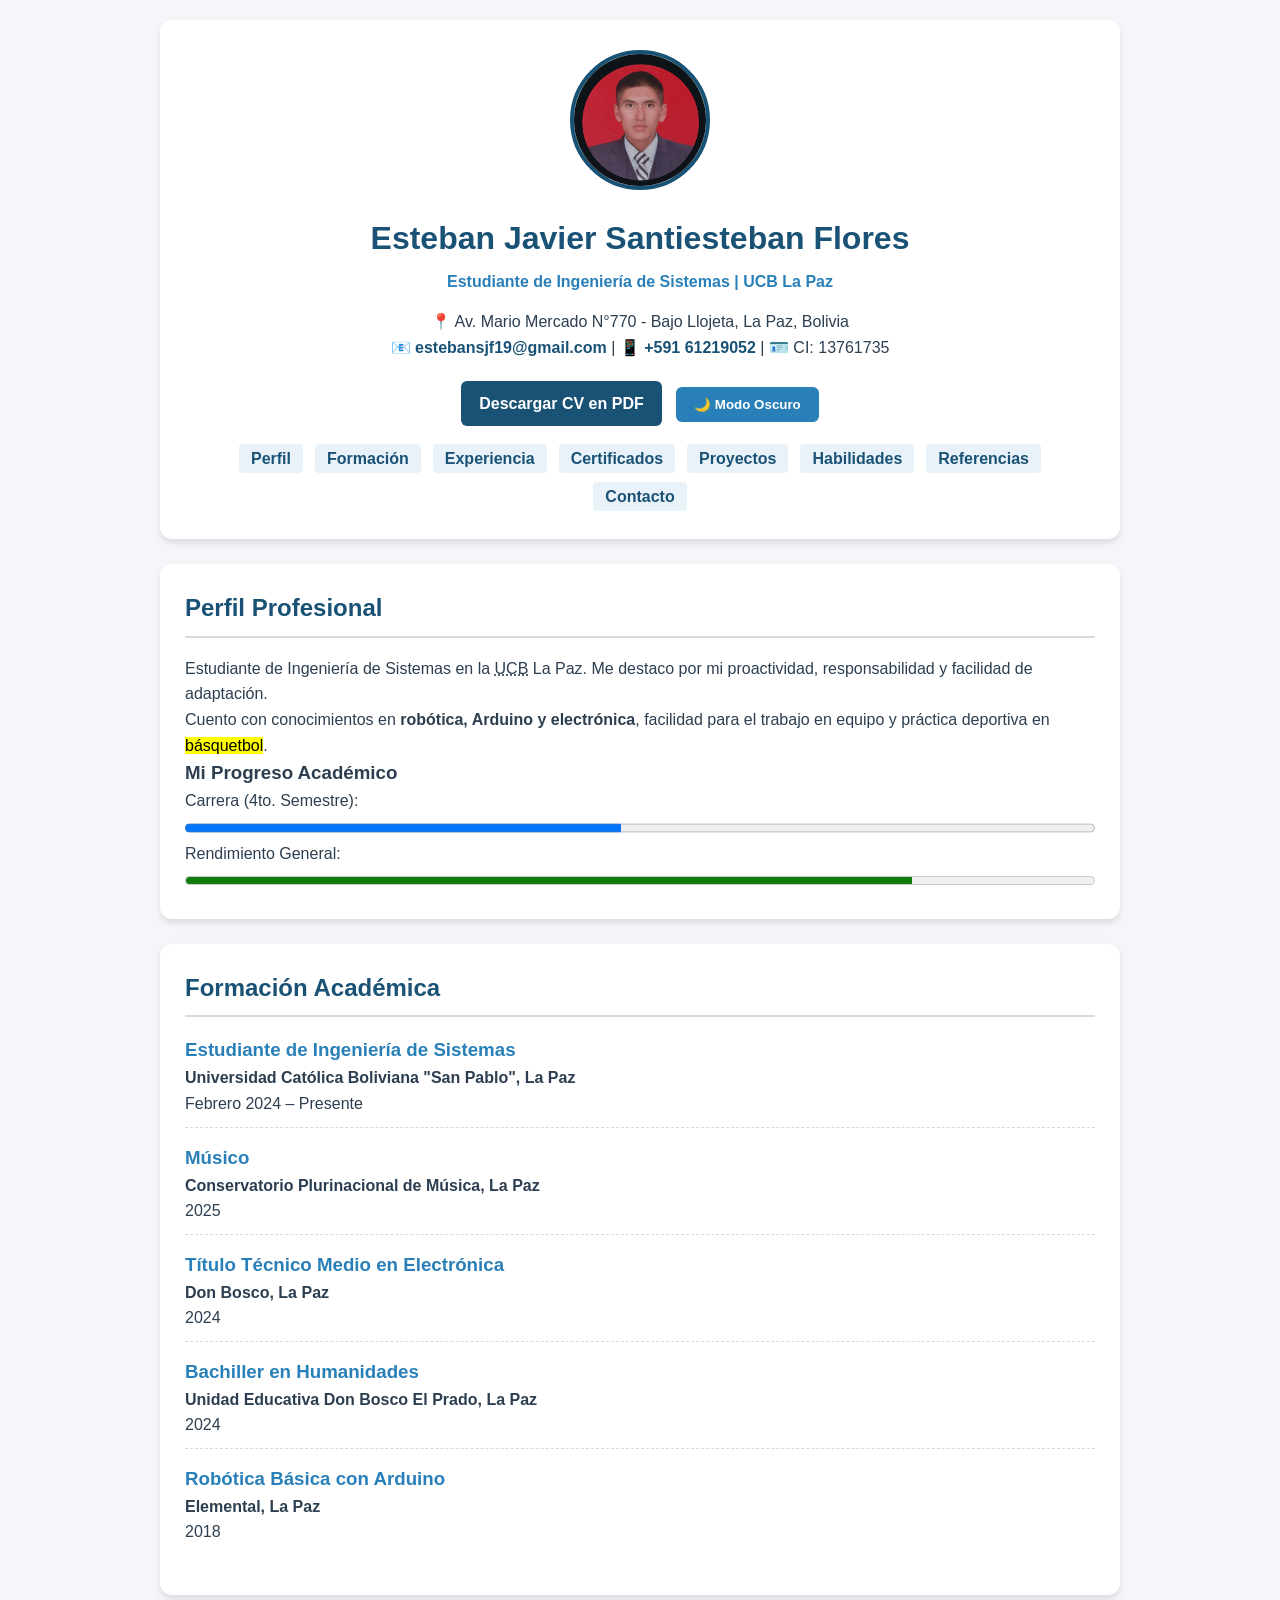
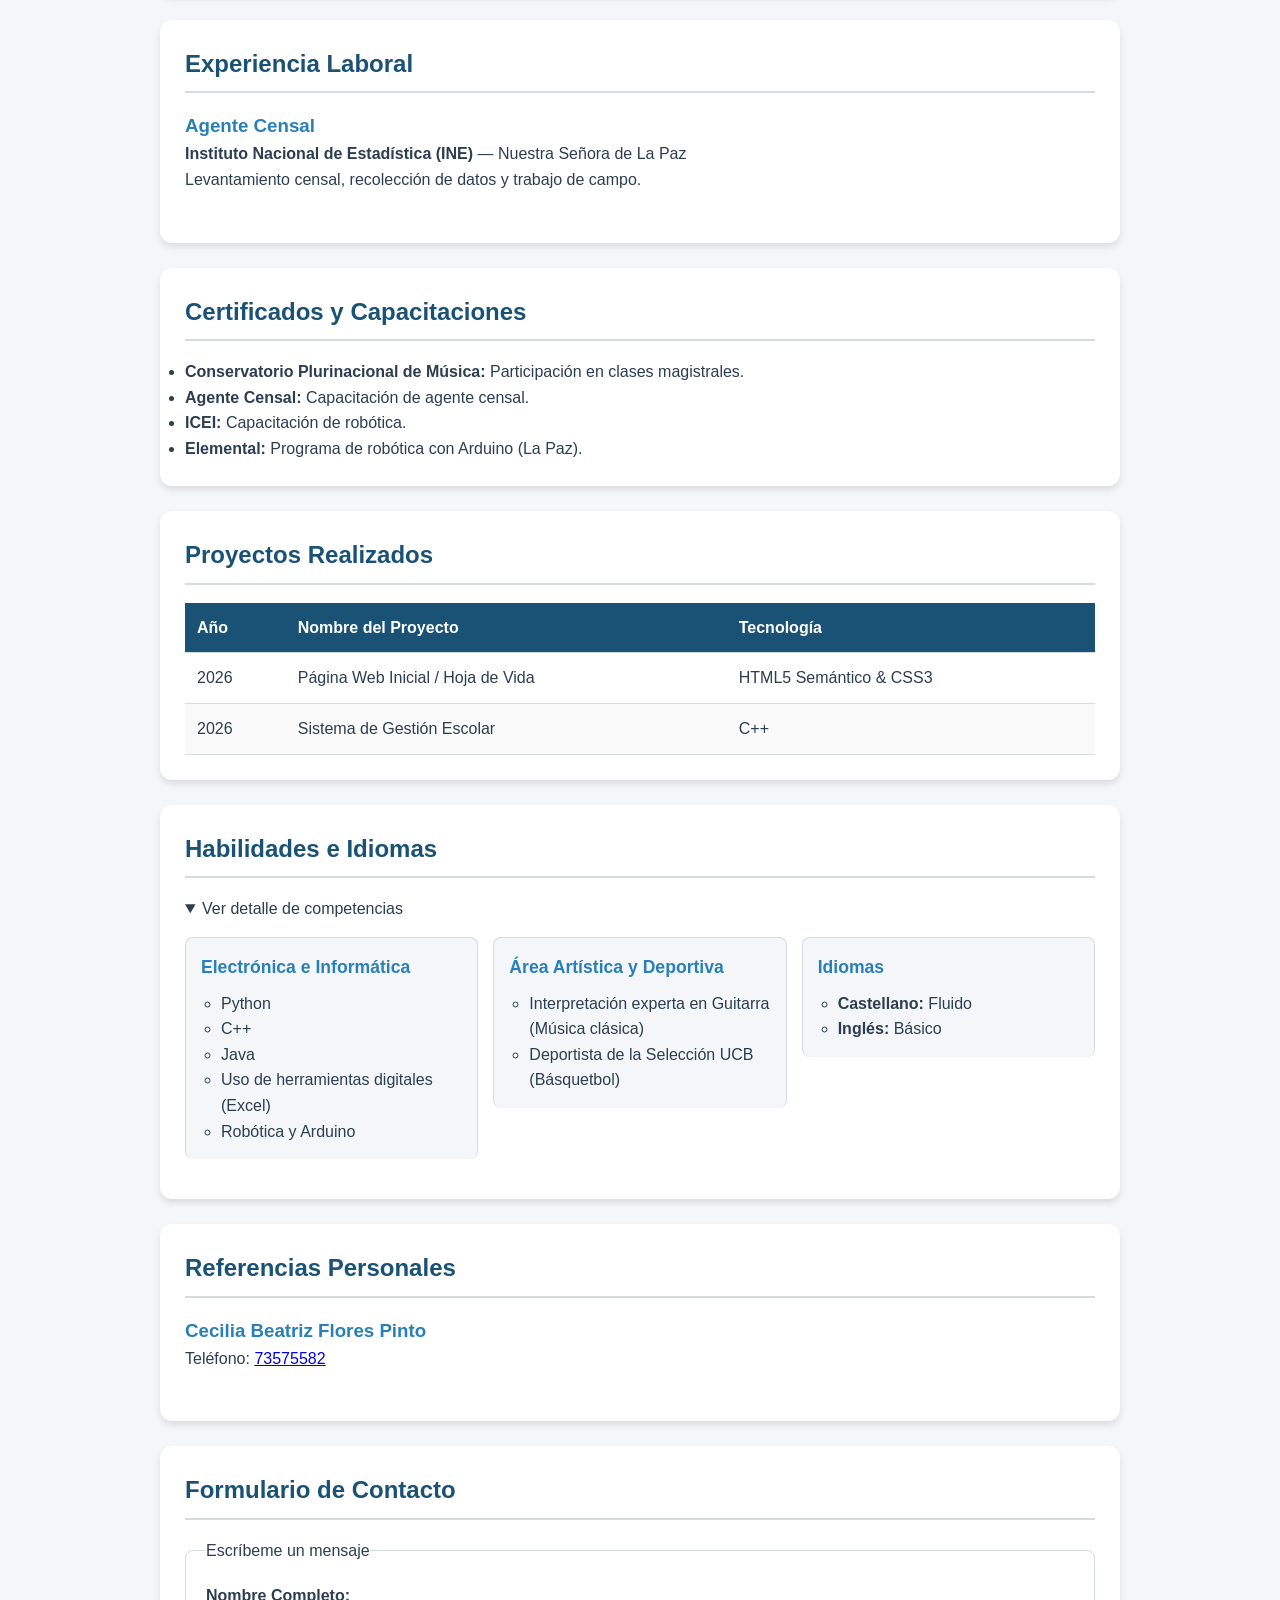
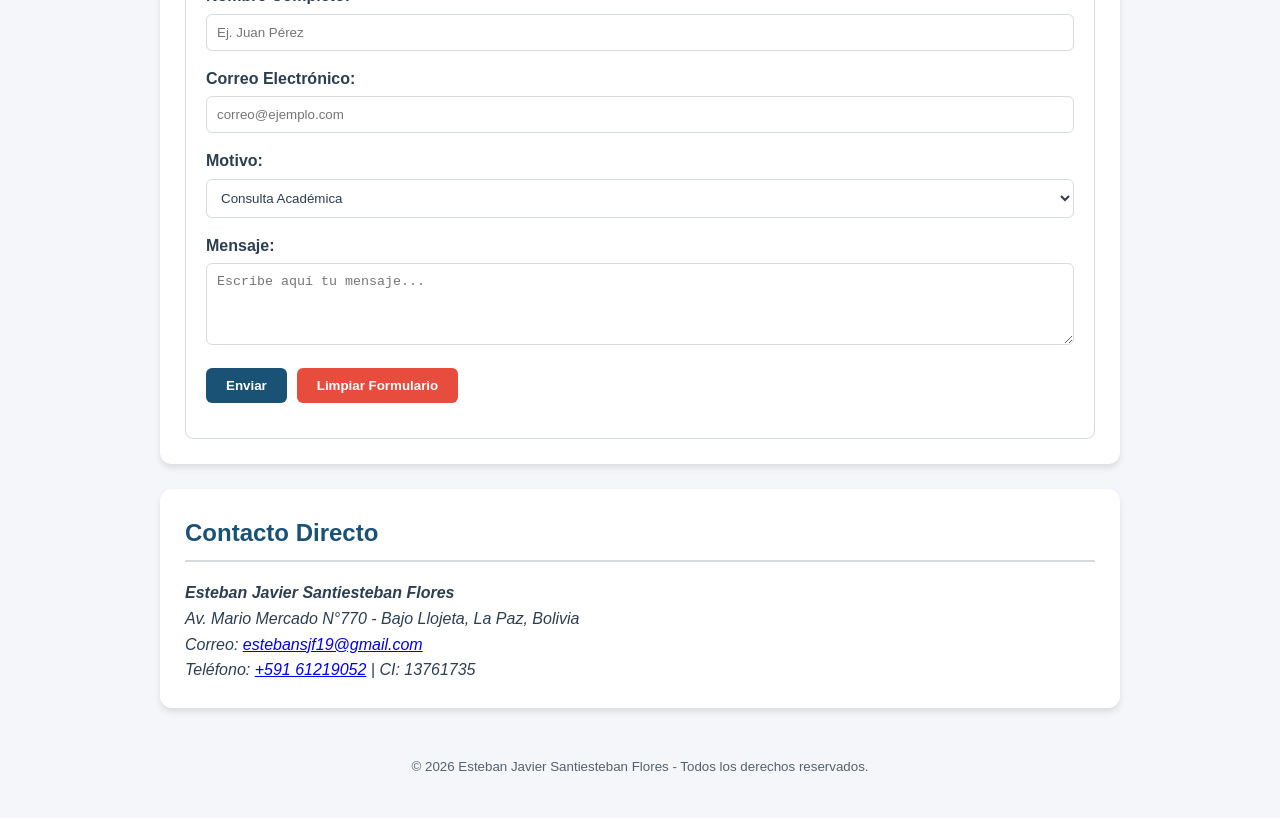
<file: index.html>
<!DOCTYPE html>
<html lang="es">
<head>
    <meta charset="UTF-8">
    <meta name="viewport" content="width=device-width, initial-scale=1.0">
    <title>Hoja de Vida - Esteban Javier Santiesteban Flores</title>
    <link rel="stylesheet" href="css/styles.css">
</head>
<body>
    <header>
        <img src="assets/images/imagenFoto.png" alt="Fotografía de Esteban Santiesteban" class="foto-perfil">
        <h1>Esteban Javier Santiesteban Flores</h1>
        <p class="subtitulo">Estudiante de Ingeniería de Sistemas | UCB La Paz</p>

        <address class="datos-contacto">
            📍 Av. Mario Mercado N°770 - Bajo Llojeta, La Paz, Bolivia<br>
            📧 <a href="mailto:estebansjf19@gmail.com">estebansjf19@gmail.com</a> | 
            📱 <a href="tel:+59161219052">+591 61219052</a> | 
            🪪 CI: 13761735
        </address>

        <p class="acciones-header">
            <a href="assets/CV_Esteban_Santiesteban.pdf" download="CV_Esteban_Santiesteban.pdf" class="btn-download">
                Descargar CV en PDF
            </a>
            <button id="btn-tema" type="button">🌙 Modo Oscuro</button>
        </p>

        <nav>
            <ul>
                <li><a href="#perfil">Perfil</a></li>
                <li><a href="#formacion">Formación</a></li>
                <li><a href="#experiencia">Experiencia</a></li>
                <li><a href="#certificados">Certificados</a></li>
                <li><a href="#proyectos">Proyectos</a></li>
                <li><a href="#habilidades">Habilidades</a></li>
                <li><a href="#referencias">Referencias</a></li>
                <li><a href="#contacto-form">Contacto</a></li>
            </ul>
        </nav>
    </header>
    <main>
        <section id="perfil">
            <h2>Perfil Profesional</h2>
            <p>
                Estudiante de Ingeniería de Sistemas en la <abbr title="Universidad Católica Boliviana">UCB</abbr> La Paz. 
                Me destaco por mi proactividad, responsabilidad y facilidad de adaptación.
            </p>
            <p>
                Cuento con conocimientos en <strong>robótica, Arduino y electrónica</strong>, facilidad para el trabajo en equipo y práctica deportiva en <mark>básquetbol</mark>.
            </p>

            <h3>Mi Progreso Académico</h3>
            <p>
                Carrera (4to. Semestre): 
                <progress value="48" max="100">48%</progress>
            </p>
            <p>
                Rendimiento General: 
                <meter value="80" min="0" max="100">80%</meter>
            </p>
        </section>
        <section id="formacion">
            <h2>Formación Académica</h2>

            <article>
                <h3>Estudiante de Ingeniería de Sistemas</h3>
                <p><strong>Universidad Católica Boliviana "San Pablo", La Paz</strong></p>
                <p>Febrero 2024 – Presente</p>
            </article>

            <article>
                <h3>Músico</h3>
                <p><strong>Conservatorio Plurinacional de Música, La Paz</strong></p>
                <p>2025</p>
            </article>

            <article>
                <h3>Título Técnico Medio en Electrónica</h3>
                <p><strong>Don Bosco, La Paz</strong></p>
                <p>2024</p>
            </article>

            <article>
                <h3>Bachiller en Humanidades</h3>
                <p><strong>Unidad Educativa Don Bosco El Prado, La Paz</strong></p>
                <p>2024</p>
            </article>

            <article>
                <h3>Robótica Básica con Arduino</h3>
                <p><strong>Elemental, La Paz</strong></p>
                <p>2018</p>
            </article>
        </section>
        <section id="experiencia">
            <h2>Experiencia Laboral</h2>
            <article>
                <h3>Agente Censal</h3>
                <p><strong>Instituto Nacional de Estadística (INE)</strong> — Nuestra Señora de La Paz</p>
                <p>Levantamiento censal, recolección de datos y trabajo de campo.</p>
            </article>
        </section>
        <section id="certificados">
            <h2>Certificados y Capacitaciones</h2>
            <ul>
                <li><strong>Conservatorio Plurinacional de Música:</strong> Participación en clases magistrales.</li>
                <li><strong>Agente Censal:</strong> Capacitación de agente censal.</li>
                <li><strong>ICEI:</strong> Capacitación de robótica.</li>
                <li><strong>Elemental:</strong> Programa de robótica con Arduino (La Paz).</li>
            </ul>
        </section>
        <section id="proyectos">
            <h2>Proyectos Realizados</h2>
            <table>
                <thead>
                    <tr>
                        <th>Año</th>
                        <th>Nombre del Proyecto</th>
                        <th>Tecnología</th>
                    </tr>
                </thead>
                <tbody>
                    <tr>
                        <td>2026</td>
                        <td>Página Web Inicial / Hoja de Vida</td>
                        <td>HTML5 Semántico & CSS3</td>
                    </tr>
                    <tr>
                        <td>2026</td>
                        <td>Sistema de Gestión Escolar</td>
                        <td>C++</td>
                    </tr>
                </tbody>
            </table>
        </section>
        <section id="habilidades">
            <h2>Habilidades e Idiomas</h2>
            <details open>
                <summary>Ver detalle de competencias</summary>

                <ul class="lista-habilidades">
                    <li>
                        <article class="tarjeta-habilidad">
                            <h3>Electrónica e Informática</h3>
                            <ul>
                                <li>Python</li>
                                <li>C++</li>
                                <li>Java</li>
                                <li>Uso de herramientas digitales (Excel)</li>
                                <li>Robótica y Arduino</li>
                            </ul>
                        </article>
                    </li>

                    <li>
                        <article class="tarjeta-habilidad">
                            <h3>Área Artística y Deportiva</h3>
                            <ul>
                                <li>Interpretación experta en Guitarra (Música clásica)</li>
                                <li>Deportista de la Selección UCB (Básquetbol)</li>
                            </ul>
                        </article>
                    </li>

                    <li>
                        <article class="tarjeta-habilidad">
                            <h3>Idiomas</h3>
                            <ul>
                                <li><strong>Castellano:</strong> Fluido</li>
                                <li><strong>Inglés:</strong> Básico</li>
                            </ul>
                        </article>
                    </li>
                </ul>
            </details>
        </section>
        <section id="referencias">
            <h2>Referencias Personales</h2>
            <article>
                <h3>Cecilia Beatriz Flores Pinto</h3>
                <p>Teléfono: <a href="tel:+59173575582">73575582</a></p>
            </article>
        </section><section id="contacto-form">
            <h2>Formulario de Contacto</h2>
            <form id="form-contacto" action="#" method="post">
                <fieldset>
                    <legend>Escríbeme un mensaje</legend>

                    <p>
                        <label for="nombre">Nombre Completo:</label>
                        <input type="text" id="nombre" name="nombre" placeholder="Ej. Juan Pérez" required>
                    </p>

                    <p>
                        <label for="email">Correo Electrónico:</label>
                        <input type="email" id="email" name="email" placeholder="correo@ejemplo.com" required>
                    </p>

                    <p>
                        <label for="motivo">Motivo:</label>
                        <select id="motivo" name="motivo">
                            <option value="estudios">Consulta Académica</option>
                            <option value="trabajo">Propuesta de Proyecto</option>
                        </select>
                    </p>

                    <p>
                        <label for="mensaje">Mensaje:</label>
                        <textarea id="mensaje" name="mensaje" rows="4" placeholder="Escribe aquí tu mensaje..." required></textarea>
                    </p>

                    <p id="mensaje-estado" class="mensaje-estado" aria-live="polite"></p>

                    <p class="contenedor-botones">
                        <button type="submit">Enviar</button>
                        <button type="reset">Limpiar Formulario</button>
                    </p>
                </fieldset>
            </form>
        </section>

        <section id="contacto">
            <h2>Contacto Directo</h2>
            <address>
                <strong>Esteban Javier Santiesteban Flores</strong><br>
                Av. Mario Mercado N°770 - Bajo Llojeta, La Paz, Bolivia<br>
                Correo: <a href="mailto:estebansjf19@gmail.com">estebansjf19@gmail.com</a><br>
                Teléfono: <a href="tel:+59161219052">+591 61219052</a> | 
                CI: 13761735
            </address>
        </section>
    </main>

    <footer>
        <p><small>&copy; 2026 Esteban Javier Santiesteban Flores - Todos los derechos reservados.</small></p>
    </footer>

    <script src="js/script.js" defer></script>
</body>
</html>
</file>
<file: css/styles.css>
:root {
    --bg-color: #f4f6f9;
    --text-color: #2c3e50;
    --card-bg: #ffffff;
    --primary-color: #1a5276;
    --accent-color: #2980b9;
    --border-color: #d6dbdf;
    --shadow: 0 4px 6px rgba(0, 0, 0, 0.1);
}

* {
    box-sizing: border-box;
    margin: 0;
    padding: 0;
}
body {
    font-family: 'Segoe UI', Tahoma, Geneva, Verdana, sans-serif;
    background-color: var(--bg-color);
    color: var(--text-color);
    line-height: 1.6;
    padding: 20px;
    max-width: 1000px;
    margin: 0 auto;
    transition: background-color 0.3s, color 0.3s;
}
header {
    background-color: var(--card-bg);
    padding: 30px;
    border-radius: 12px;
    box-shadow: var(--shadow);
    text-align: center;
    margin-bottom: 25px;
}

.foto-perfil {
    width: 140px;
    height: 140px;
    border-radius: 50%;
    object-fit: cover;
    border: 4px solid var(--primary-color);
    margin-bottom: 15px;
}
header h1 {
    color: var(--primary-color);
    margin-bottom: 5px;
}

.subtitulo {
    font-weight: 600;
    color: var(--accent-color);
    margin-bottom: 15px;
}

.datos-contacto {
    font-style: normal;
    margin-bottom: 15px;
}

.datos-contacto a {
    color: var(--primary-color);
    text-decoration: none;
    font-weight: bold;
}

.acciones-header {
    margin: 15px 0;
}

.btn-download, #btn-tema {
    display: inline-block;
    padding: 10px 18px;
    border-radius: 6px;
    text-decoration: none;
    font-weight: bold;
    cursor: pointer;
    border: none;
    margin: 5px;
    transition: transform 0.2s, background-color 0.2s;
}

.btn-download {
    background-color: var(--primary-color);
    color: #ffffff;
}

#btn-tema {
    background-color: var(--accent-color);
    color: #ffffff;
}

.btn-download:hover, #btn-tema:hover {
    transform: translateY(-2px);
    opacity: 0.9;
}
nav ul {
    list-style: none;
    display: flex;
    flex-wrap: wrap;
    justify-content: center;
    gap: 12px;
    margin-top: 15px;
}

nav a {
    color: var(--primary-color);
    text-decoration: none;
    font-weight: 600;
    padding: 6px 12px;
    border-radius: 4px;
    background-color: rgba(41, 128, 185, 0.1);
    transition: background-color 0.2s, color 0.2s;
}

nav a:hover {
    background-color: var(--primary-color);
    color: #ffffff;
}
main section {
    background-color: var(--card-bg);
    padding: 25px;
    border-radius: 12px;
    box-shadow: var(--shadow);
    margin-bottom: 25px;
}

h2 {
    color: var(--primary-color);
    border-bottom: 2px solid var(--border-color);
    padding-bottom: 8px;
    margin-bottom: 18px;
}

article {
    margin-bottom: 15px;
    padding-bottom: 10px;
    border-bottom: 1px dashed var(--border-color);
}

article:last-of-type {
    border-bottom: none;
}

article h3 {
    color: var(--accent-color);
}   
progress, meter {
    width: 100%;
    height: 18px;
    margin-top: 5px;
}
table {
    width: 100%;
    border-collapse: collapse;
    margin-top: 10px;
}

th, td {
    padding: 12px;
    text-align: left;
    border-bottom: 1px solid var(--border-color);
}

th {
    background-color: var(--primary-color);
    color: #ffffff;
}

tr:nth-child(even) {
    background-color: rgba(0, 0, 0, 0.02);
}

.lista-habilidades {
    list-style: none;
    display: grid;
    grid-template-columns: repeat(auto-fit, minmax(250px, 1fr));
    gap: 15px;
    margin-top: 15px;
}

.tarjeta-habilidad {
    background-color: var(--bg-color);
    padding: 15px;
    border-radius: 8px;
    border: 1px solid var(--border-color);
}

.tarjeta-habilidad h3 {
    margin-bottom: 10px;
    font-size: 1.1rem;
}

.tarjeta-habilidad ul {
    padding-left: 20px;
}
form fieldset {
    border: 1px solid var(--border-color);
    padding: 20px;
    border-radius: 8px;
}

form p {
    margin-bottom: 15px;
}

form label {
    display: block;
    font-weight: bold;
    margin-bottom: 5px;
}

form input[type="text"],
form input[type="email"],
form select,
form textarea {
    width: 100%;
    padding: 10px;
    border: 1px solid var(--border-color);
    border-radius: 6px;
    background-color: var(--card-bg);
    color: var(--text-color);
}

.contenedor-botones {
    display: flex;
    gap: 10px;
}

form button {
    padding: 10px 20px;
    border: none;
    border-radius: 6px;
    cursor: pointer;
    font-weight: bold;
}

form button[type="submit"] {
    background-color: var(--primary-color);
    color: #ffffff;
}

form button[type="reset"] {
    background-color: #e74c3c;
    color: #ffffff;
}

dialog {
    padding: 15px;
    border: 1px solid var(--accent-color);
    border-radius: 8px;
    background-color: var(--card-bg);
    color: var(--text-color);
    margin: 10px auto;
}

footer {
    text-align: center;
    padding: 20px;
    color: var(--text-color);
    opacity: 0.8;
}
body.dark-mode {
    --bg-color: #1a252f;
    --text-color: #ecf0f1;
    --card-bg: #2c3e50;
    --primary-color: #3498db;
    --accent-color: #5dade2;
    --border-color: #4a6572;
}

body.dark-mode .tarjeta-habilidad {
    background-color: #0f172a;
}

body.dark-mode tr:nth-child(even) {
    background-color: rgba(255, 255, 255, 0.05);
}
</file>
